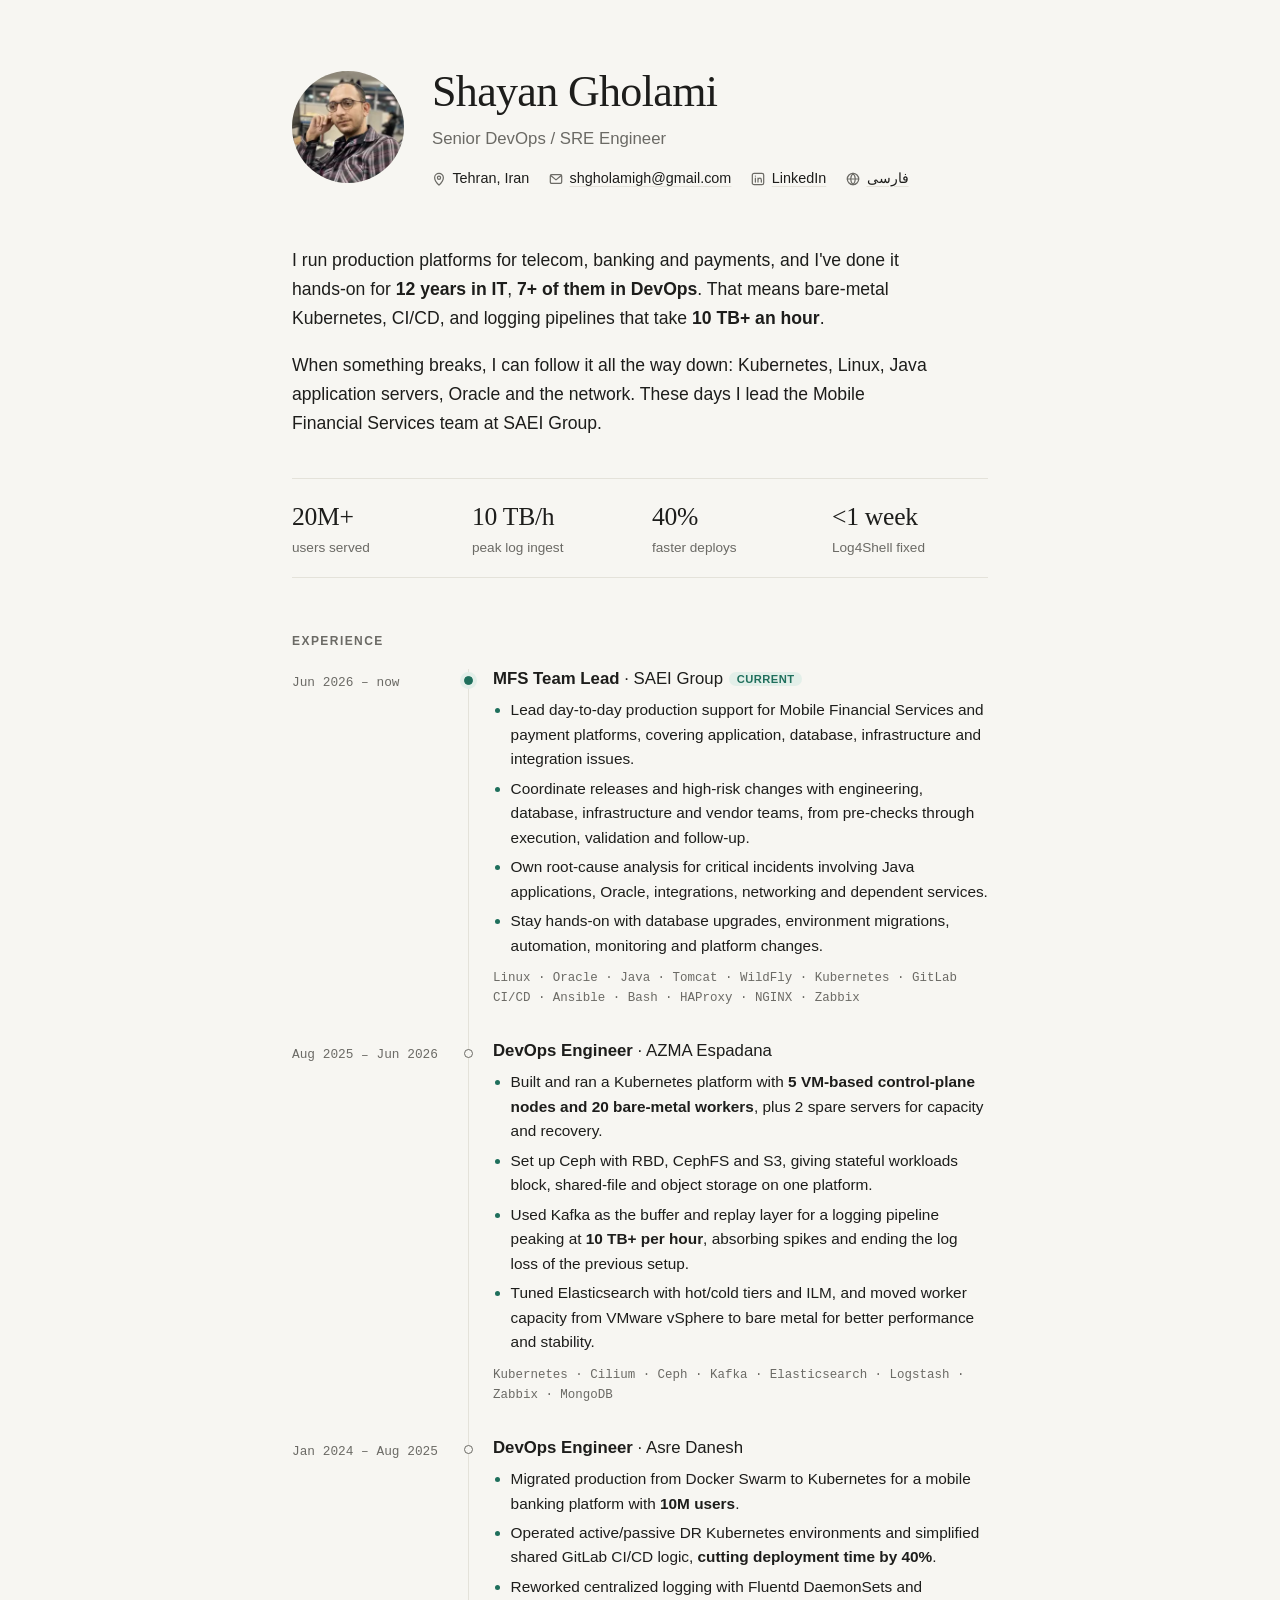
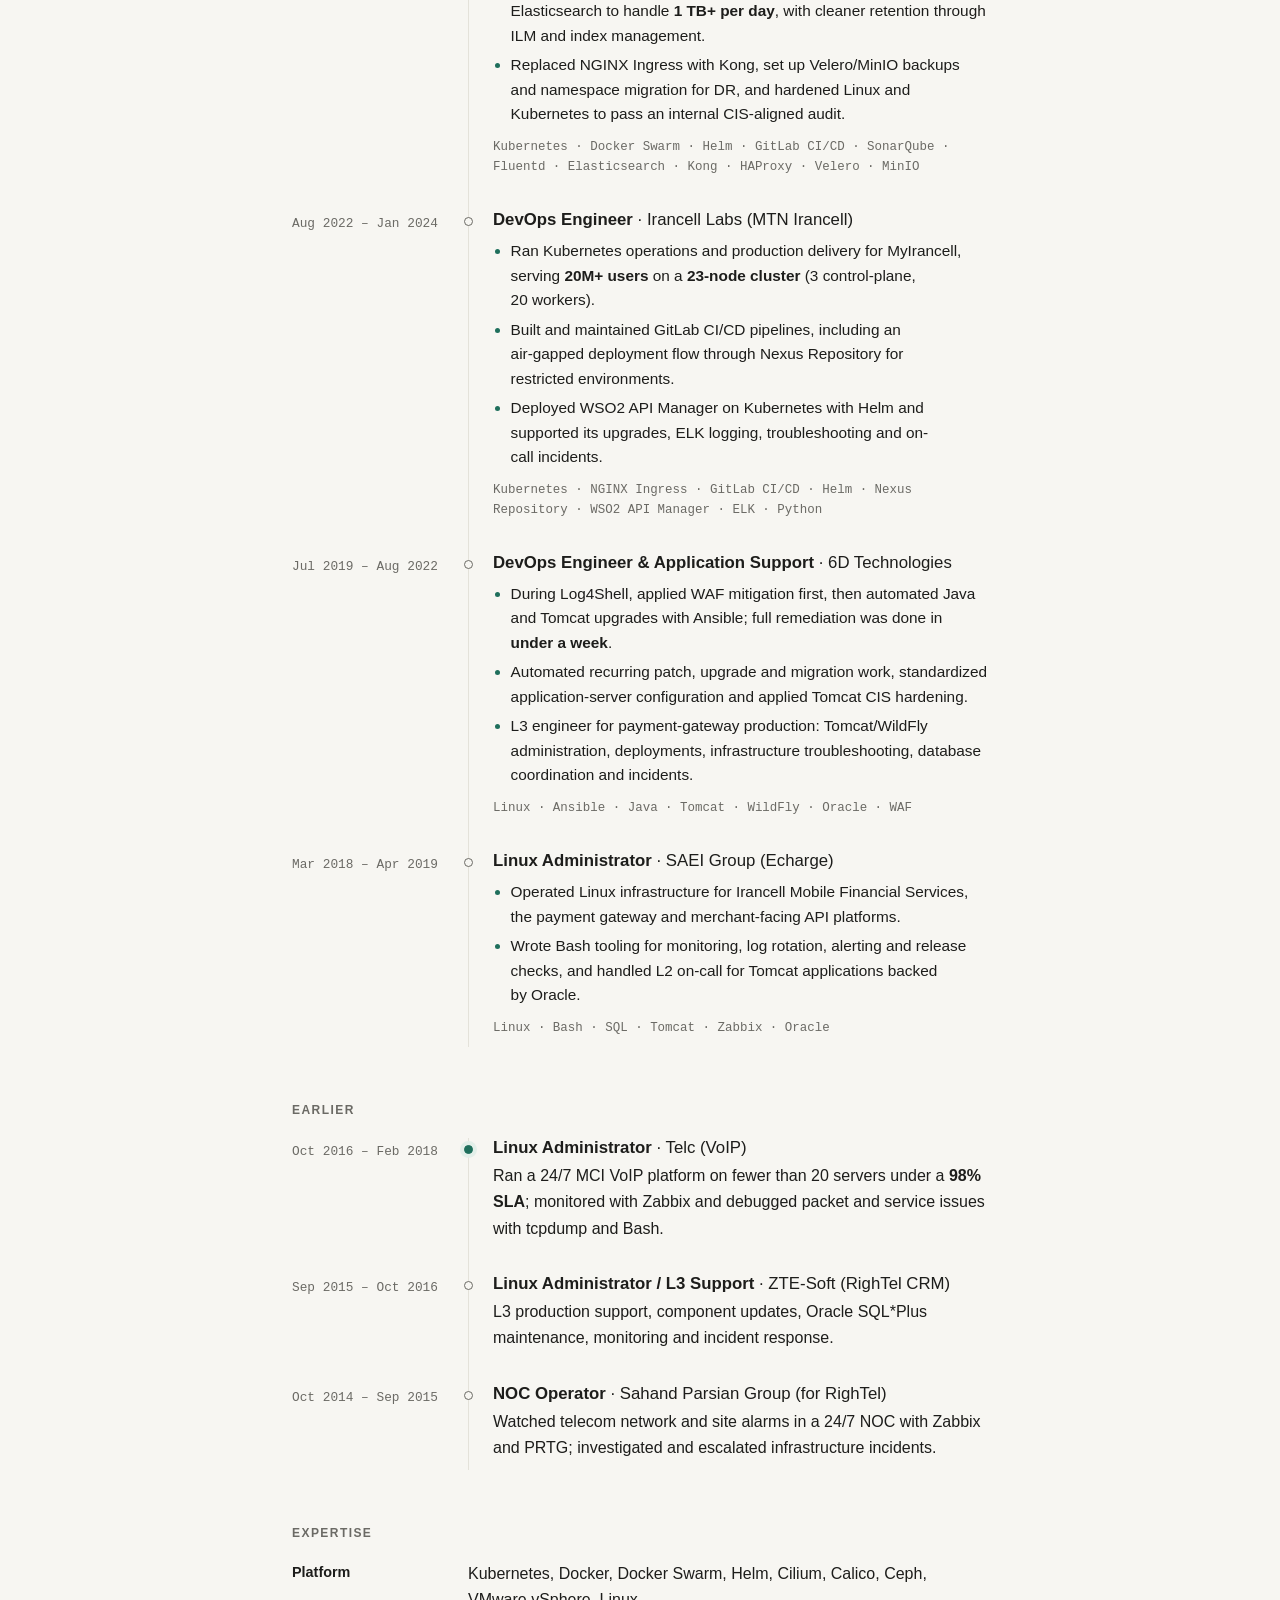
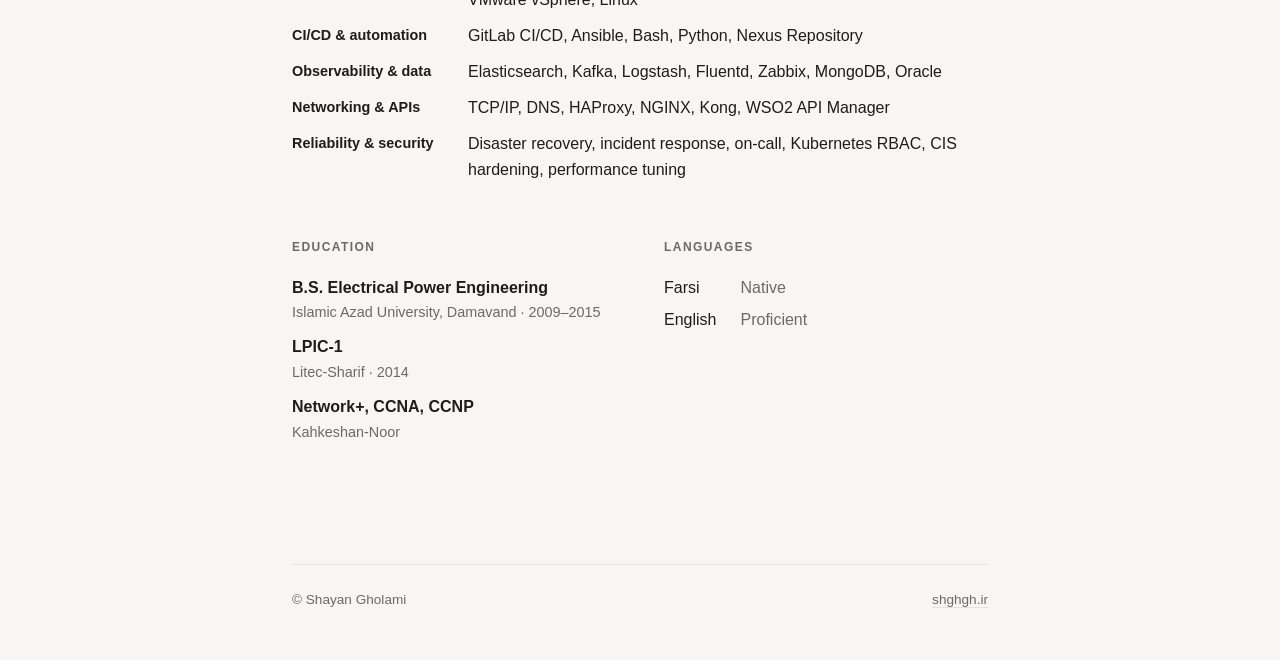
<file: index.html>
<!doctype html>
<html lang="en">
<head>
  <meta charset="utf-8">
  <meta name="viewport" content="width=device-width, initial-scale=1">
  <title>Shayan Gholami · Senior DevOps / SRE Engineer</title>
  <meta name="description" content="Shayan Gholami: senior DevOps / SRE engineer in Tehran. Kubernetes, CI/CD, observability and production operations for telecom, banking and payment platforms.">
  <meta name="color-scheme" content="light dark">

  <meta property="og:title" content="Shayan Gholami · Senior DevOps / SRE Engineer">
  <meta property="og:description" content="Kubernetes, CI/CD, observability and production operations for telecom, banking and payment platforms.">
  <meta property="og:type" content="profile">
  <meta property="og:image" content="img/shayan.jpg">

  <link rel="icon" href="img/favicon.ico" sizes="any">
  <link rel="icon" type="image/png" sizes="32x32" href="img/favicon-32x32.png">
  <link rel="icon" type="image/png" sizes="16x16" href="img/favicon-16x16.png">
  <link rel="apple-touch-icon" href="img/apple-touch-icon.png">
  <link rel="manifest" href="img/site.webmanifest">

  <link rel="alternate" hreflang="en" href="https://cv.shghgh.ir/">
  <link rel="alternate" hreflang="fa" href="https://cv.shghgh.ir/fa/">

  <link rel="stylesheet" href="css/style.css">
</head>
<body>

  <div class="wrap">
    <main>

      <div class="intro">
        <img class="avatar" src="img/avatar.webp" width="240" height="240" alt="Portrait of Shayan Gholami" fetchpriority="high" decoding="async">
        <div>
          <h1>Shayan Gholami</h1>
          <p class="role">Senior DevOps / SRE Engineer</p>
          <ul class="contact">
            <li><svg viewBox="0 0 16 16" aria-hidden="true"><path d="M8 15s5-4.6 5-8.5a5 5 0 0 0-10 0C3 10.4 8 15 8 15Z"/><circle cx="8" cy="6.5" r="1.8"/></svg>Tehran, Iran</li>
            <li><svg viewBox="0 0 16 16" aria-hidden="true"><rect x="1.5" y="3" width="13" height="10" rx="1.5"/><path d="m2 4 6 5 6-5"/></svg><a href="mailto:shgholamigh@gmail.com">shgholamigh@gmail.com</a></li>
            <li><svg viewBox="0 0 16 16" aria-hidden="true"><rect x="1.5" y="1.5" width="13" height="13" rx="2"/><path d="M5 7v4.5M5 4.6v.1M8 11.5V7m0 2.2c0-1.3.9-2.2 2-2.2s1.8.8 1.8 2.1v2.4"/></svg><a href="https://www.linkedin.com/in/shayan-gholami-b757b8a7/">LinkedIn</a></li>
            <li><svg viewBox="0 0 16 16" aria-hidden="true"><circle cx="8" cy="8" r="6.5"/><path d="M1.5 8h13M8 1.5c-3.5 3.6-3.5 9.4 0 13M8 1.5c3.5 3.6 3.5 9.4 0 13"/></svg><a href="fa/index.html" lang="fa" hreflang="fa">فارسی</a></li>
          </ul>
        </div>
      </div>

      <div class="summary">
        <p>
          I run production platforms for telecom, banking and payments, and I've done it hands-on for
          <strong>12 years in IT</strong>, <strong>7+ of them in DevOps</strong>. That means bare-metal
          Kubernetes, CI/CD, and logging pipelines that take <strong>10&nbsp;TB+ an hour</strong>.
        </p>
        <p>
          When something breaks, I can follow it all the way down: Kubernetes, Linux, Java application
          servers, Oracle and the network. These days I lead the Mobile Financial Services team at SAEI Group.
        </p>
      </div>

      <ul class="stats" aria-label="Highlights">
        <li><strong>20M+</strong> users served</li>
        <li><strong>10&nbsp;TB/h</strong> peak log ingest</li>
        <li><strong>40%</strong> faster deploys</li>
        <li><strong>&lt;1 week</strong> Log4Shell fixed</li>
      </ul>

      <section aria-labelledby="experience">
        <h2 id="experience">Experience</h2>

        <article class="entry">
          <span class="when"><time datetime="2026-06">Jun 2026</time> – now</span>
          <div>
            <h3>MFS Team Lead <span class="org">· SAEI Group</span><span class="now">Current</span></h3>
            <ul>
              <li>Lead day-to-day production support for Mobile Financial Services and payment platforms, covering application, database, infrastructure and integration issues.</li>
              <li>Coordinate releases and high-risk changes with engineering, database, infrastructure and vendor teams, from pre-checks through execution, validation and follow-up.</li>
              <li>Own root-cause analysis for critical incidents involving Java applications, Oracle, integrations, networking and dependent services.</li>
              <li>Stay hands-on with database upgrades, environment migrations, automation, monitoring and platform changes.</li>
            </ul>
            <p class="tech">Linux · Oracle · Java · Tomcat · WildFly · Kubernetes · GitLab CI/CD · Ansible · Bash · HAProxy · NGINX · Zabbix</p>
          </div>
        </article>

        <article class="entry">
          <span class="when"><time datetime="2025-08">Aug 2025</time> – <time datetime="2026-06">Jun 2026</time></span>
          <div>
            <h3>DevOps Engineer <span class="org">· AZMA Espadana</span></h3>
            <ul>
              <li>Built and ran a Kubernetes platform with <strong>5 VM-based control-plane nodes and 20 bare-metal workers</strong>, plus 2 spare servers for capacity and recovery.</li>
              <li>Set up Ceph with RBD, CephFS and S3, giving stateful workloads block, shared-file and object storage on one platform.</li>
              <li>Used Kafka as the buffer and replay layer for a logging pipeline peaking at <strong>10&nbsp;TB+ per hour</strong>, absorbing spikes and ending the log loss of the previous setup.</li>
              <li>Tuned Elasticsearch with hot/cold tiers and ILM, and moved worker capacity from VMware vSphere to bare metal for better performance and stability.</li>
            </ul>
            <p class="tech">Kubernetes · Cilium · Ceph · Kafka · Elasticsearch · Logstash · Zabbix · MongoDB</p>
          </div>
        </article>

        <article class="entry">
          <span class="when"><time datetime="2024-01">Jan 2024</time> – <time datetime="2025-08">Aug 2025</time></span>
          <div>
            <h3>DevOps Engineer <span class="org">· Asre Danesh</span></h3>
            <ul>
              <li>Migrated production from Docker Swarm to Kubernetes for a mobile banking platform with <strong>10M users</strong>.</li>
              <li>Operated active/passive DR Kubernetes environments and simplified shared GitLab CI/CD logic, <strong>cutting deployment time by 40%</strong>.</li>
              <li>Reworked centralized logging with Fluentd DaemonSets and Elasticsearch to handle <strong>1&nbsp;TB+ per day</strong>, with cleaner retention through ILM and index management.</li>
              <li>Replaced NGINX Ingress with Kong, set up Velero/MinIO backups and namespace migration for DR, and hardened Linux and Kubernetes to pass an internal CIS-aligned audit.</li>
            </ul>
            <p class="tech">Kubernetes · Docker Swarm · Helm · GitLab CI/CD · SonarQube · Fluentd · Elasticsearch · Kong · HAProxy · Velero · MinIO</p>
          </div>
        </article>

        <article class="entry">
          <span class="when"><time datetime="2022-08">Aug 2022</time> – <time datetime="2024-01">Jan 2024</time></span>
          <div>
            <h3>DevOps Engineer <span class="org">· Irancell Labs (MTN Irancell)</span></h3>
            <ul>
              <li>Ran Kubernetes operations and production delivery for MyIrancell, serving <strong>20M+ users</strong> on a <strong>23-node cluster</strong> (3 control-plane, 20 workers).</li>
              <li>Built and maintained GitLab CI/CD pipelines, including an air-gapped deployment flow through Nexus Repository for restricted environments.</li>
              <li>Deployed WSO2 API Manager on Kubernetes with Helm and supported its upgrades, ELK logging, troubleshooting and on-call incidents.</li>
            </ul>
            <p class="tech">Kubernetes · NGINX Ingress · GitLab CI/CD · Helm · Nexus Repository · WSO2 API Manager · ELK · Python</p>
          </div>
        </article>

        <article class="entry">
          <span class="when"><time datetime="2019-07">Jul 2019</time> – <time datetime="2022-08">Aug 2022</time></span>
          <div>
            <h3>DevOps Engineer &amp; Application Support <span class="org">· 6D Technologies</span></h3>
            <ul>
              <li>During Log4Shell, applied WAF mitigation first, then automated Java and Tomcat upgrades with Ansible; full remediation was done in <strong>under a week</strong>.</li>
              <li>Automated recurring patch, upgrade and migration work, standardized application-server configuration and applied Tomcat CIS hardening.</li>
              <li>L3 engineer for payment-gateway production: Tomcat/WildFly administration, deployments, infrastructure troubleshooting, database coordination and incidents.</li>
            </ul>
            <p class="tech">Linux · Ansible · Java · Tomcat · WildFly · Oracle · WAF</p>
          </div>
        </article>

        <article class="entry">
          <span class="when"><time datetime="2018-03">Mar 2018</time> – <time datetime="2019-04">Apr 2019</time></span>
          <div>
            <h3>Linux Administrator <span class="org">· SAEI Group (Echarge)</span></h3>
            <ul>
              <li>Operated Linux infrastructure for Irancell Mobile Financial Services, the payment gateway and merchant-facing API platforms.</li>
              <li>Wrote Bash tooling for monitoring, log rotation, alerting and release checks, and handled L2 on-call for Tomcat applications backed by Oracle.</li>
            </ul>
            <p class="tech">Linux · Bash · SQL · Tomcat · Zabbix · Oracle</p>
          </div>
        </article>
      </section>

      <section aria-labelledby="earlier">
        <h2 id="earlier">Earlier</h2>

        <article class="entry">
          <span class="when"><time datetime="2016-10">Oct 2016</time> – <time datetime="2018-02">Feb 2018</time></span>
          <div>
            <h3>Linux Administrator <span class="org">· Telc (VoIP)</span></h3>
            <p>Ran a 24/7 MCI VoIP platform on fewer than 20 servers under a <strong>98% SLA</strong>; monitored with Zabbix and debugged packet and service issues with tcpdump and Bash.</p>
          </div>
        </article>

        <article class="entry">
          <span class="when"><time datetime="2015-09">Sep 2015</time> – <time datetime="2016-10">Oct 2016</time></span>
          <div>
            <h3>Linux Administrator / L3 Support <span class="org">· ZTE-Soft (RighTel CRM)</span></h3>
            <p>L3 production support, component updates, Oracle SQL*Plus maintenance, monitoring and incident response.</p>
          </div>
        </article>

        <article class="entry">
          <span class="when"><time datetime="2014-10">Oct 2014</time> – <time datetime="2015-09">Sep 2015</time></span>
          <div>
            <h3>NOC Operator <span class="org">· Sahand Parsian Group (for RighTel)</span></h3>
            <p>Watched telecom network and site alarms in a 24/7 NOC with Zabbix and PRTG; investigated and escalated infrastructure incidents.</p>
          </div>
        </article>
      </section>

      <section aria-labelledby="expertise">
        <h2 id="expertise">Expertise</h2>
        <dl class="skills">
          <dt>Platform</dt>
          <dd>Kubernetes, Docker, Docker Swarm, Helm, Cilium, Calico, Ceph, VMware vSphere, Linux</dd>
          <dt>CI/CD &amp; automation</dt>
          <dd>GitLab CI/CD, Ansible, Bash, Python, Nexus Repository</dd>
          <dt>Observability &amp; data</dt>
          <dd>Elasticsearch, Kafka, Logstash, Fluentd, Zabbix, MongoDB, Oracle</dd>
          <dt>Networking &amp; APIs</dt>
          <dd>TCP/IP, DNS, HAProxy, NGINX, Kong, WSO2 API Manager</dd>
          <dt>Reliability &amp; security</dt>
          <dd>Disaster recovery, incident response, on-call, Kubernetes RBAC, CIS hardening, performance tuning</dd>
        </dl>
      </section>

      <div class="columns">
        <section aria-labelledby="education">
          <h2 id="education">Education</h2>
          <dl class="stack">
            <dt>B.S. Electrical Power Engineering</dt>
            <dd>Islamic Azad University, Damavand · 2009&#8288;–&#8288;2015</dd>
            <dt>LPIC-1</dt>
            <dd>Litec-Sharif · 2014</dd>
            <dt>Network+, CCNA, CCNP</dt>
            <dd>Kahkeshan-Noor</dd>
          </dl>
        </section>

        <section aria-labelledby="languages">
          <h2 id="languages">Languages</h2>
          <dl class="pairs">
            <dt>Farsi</dt><dd>Native</dd>
            <dt>English</dt><dd>Proficient</dd>
          </dl>
        </section>
      </div>

    </main>

    <footer class="site-footer">
      <span>© Shayan Gholami</span>
      <!-- Uncomment once the first post is live:
      <a href="blog/index.html">Writing</a>
      -->
      <a href="https://shghgh.ir/">shghgh.ir</a>
    </footer>
  </div>

</body>
</html>
</file>
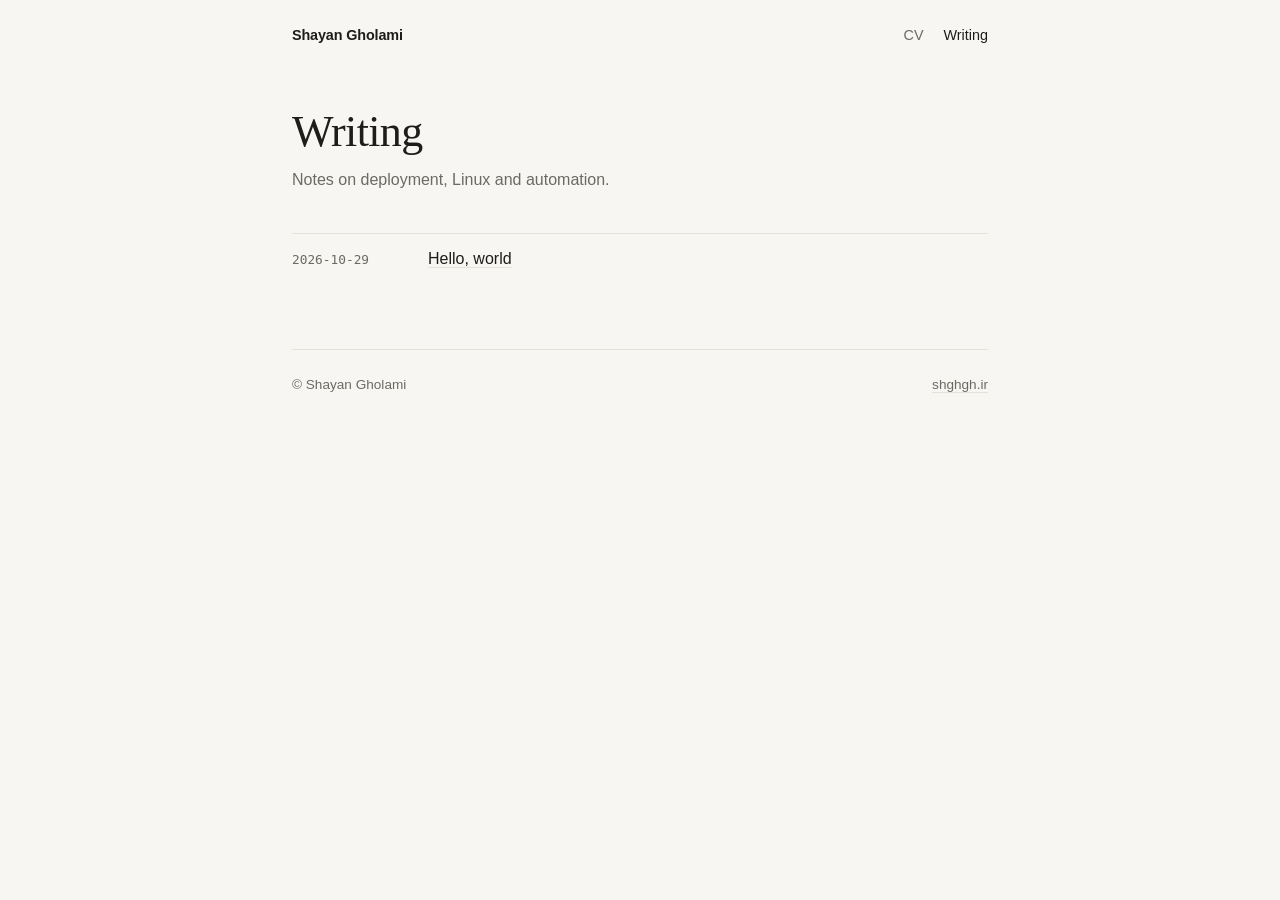
<file: blog/index.html>
<!doctype html>
<html lang="en">
<head>
  <meta charset="utf-8">
  <meta name="viewport" content="width=device-width, initial-scale=1">
  <title>Writing · Shayan Gholami</title>
  <meta name="description" content="Notes on deployment, Linux and automation.">
  <meta name="color-scheme" content="light dark">
  <link rel="icon" href="../img/favicon.ico" sizes="any">
  <link rel="stylesheet" href="../css/style.css">
</head>
<body>

  <div class="wrap">
    <header class="site-header">
      <a class="home" href="../index.html">Shayan Gholami</a>
      <nav class="site-nav" aria-label="Main">
        <a href="../index.html">CV</a>
        <a href="index.html" aria-current="page">Writing</a>
      </nav>
    </header>

    <main>
      <h1>Writing</h1>
      <p class="muted" style="margin: 0.5rem 0 2.5rem">Notes on deployment, Linux and automation.</p>

      <!-- Newest first. Copy one <li> per post. -->
      <ul class="post-list">
        <li>
          <time datetime="2026-10-29">2026-10-29</time>
          <a href="hello-world.html">Hello, world</a>
        </li>
      </ul>
    </main>

    <footer class="site-footer">
      <span>© Shayan Gholami</span>
      <a href="https://shghgh.ir/">shghgh.ir</a>
    </footer>
  </div>

</body>
</html>
</file>
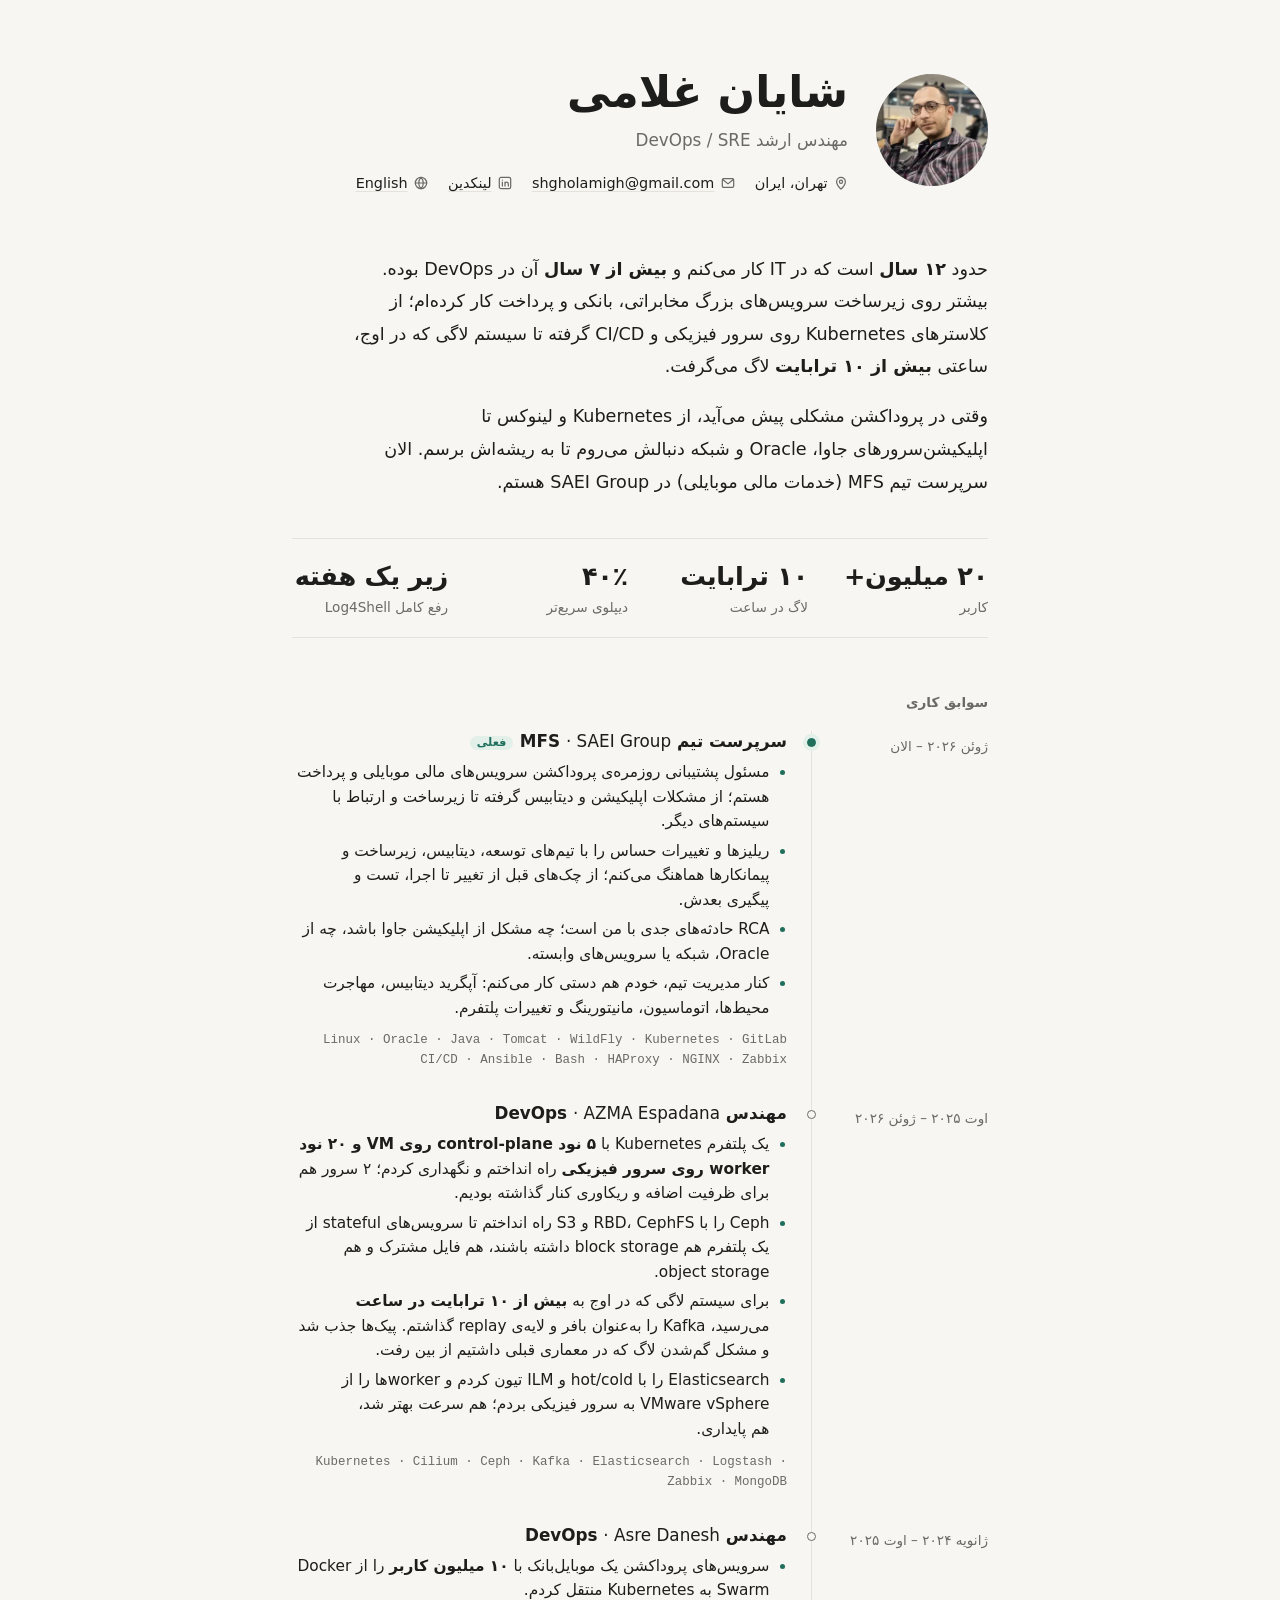
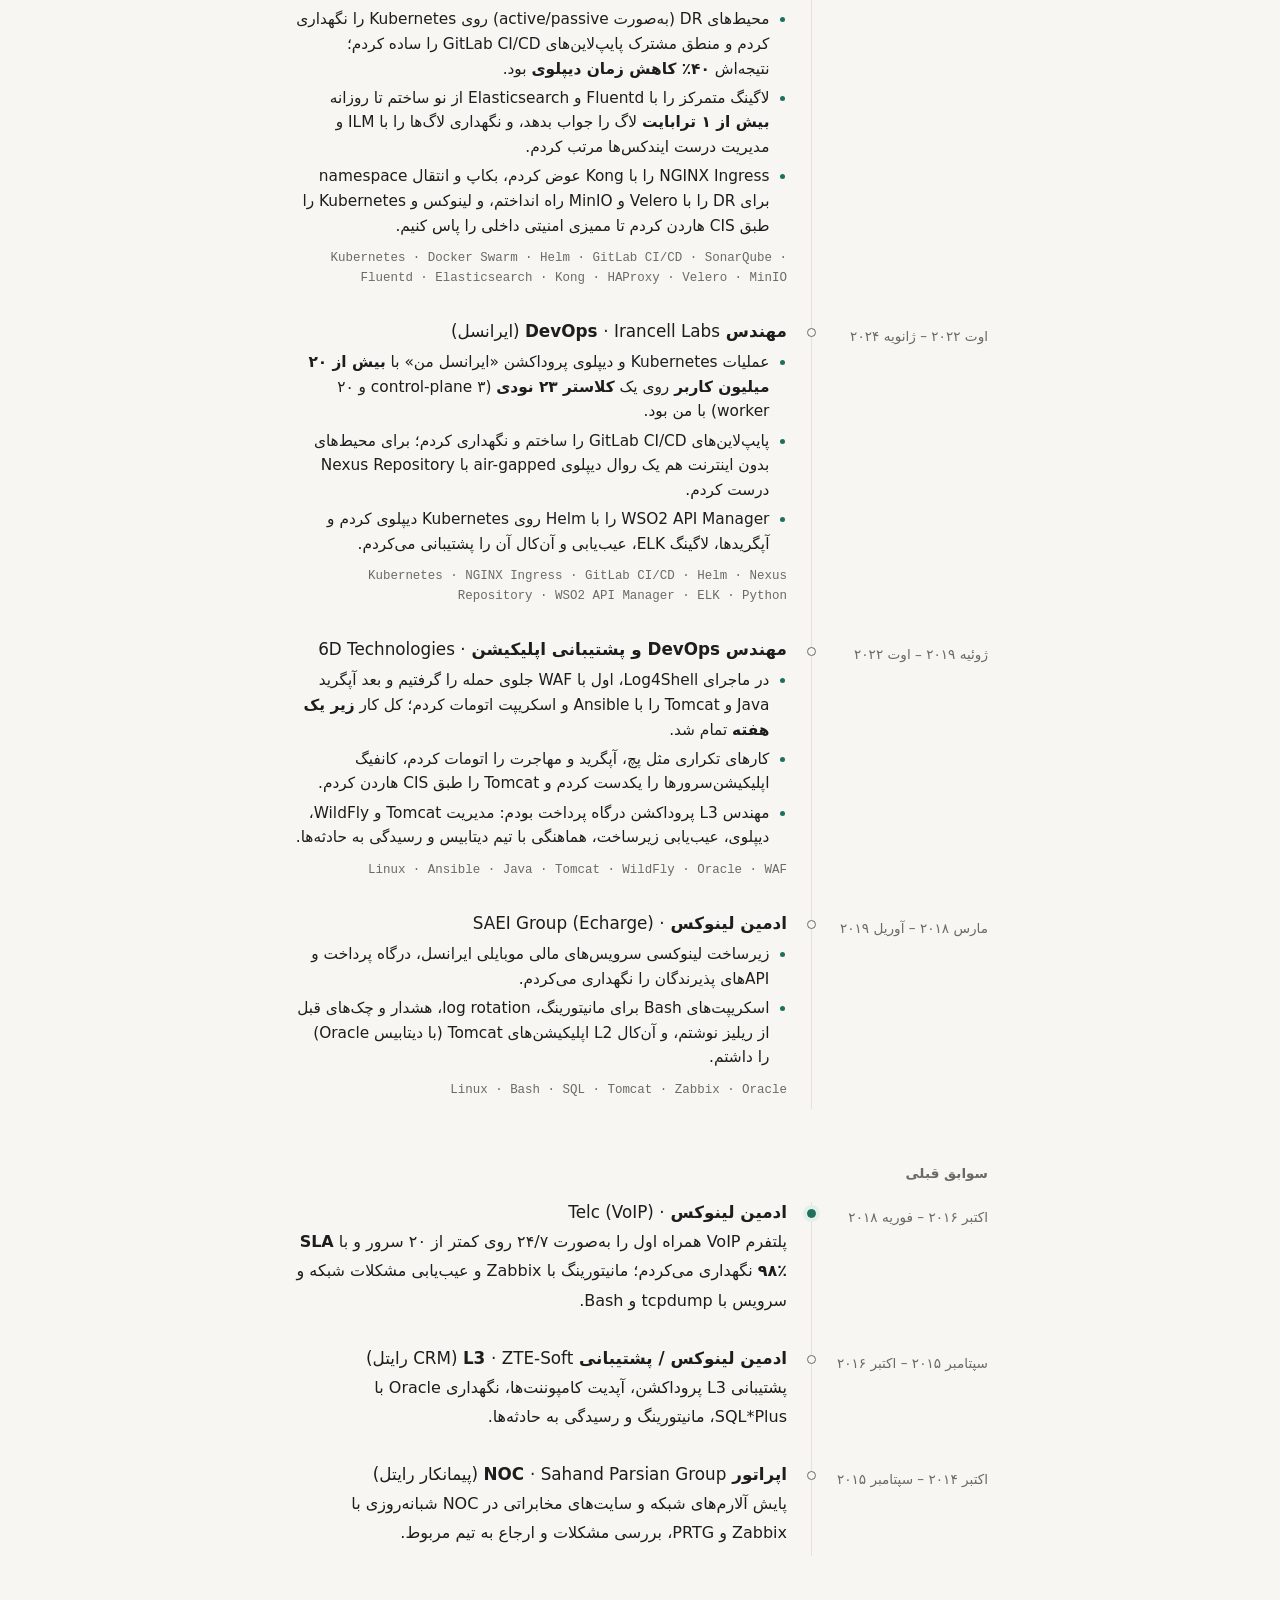
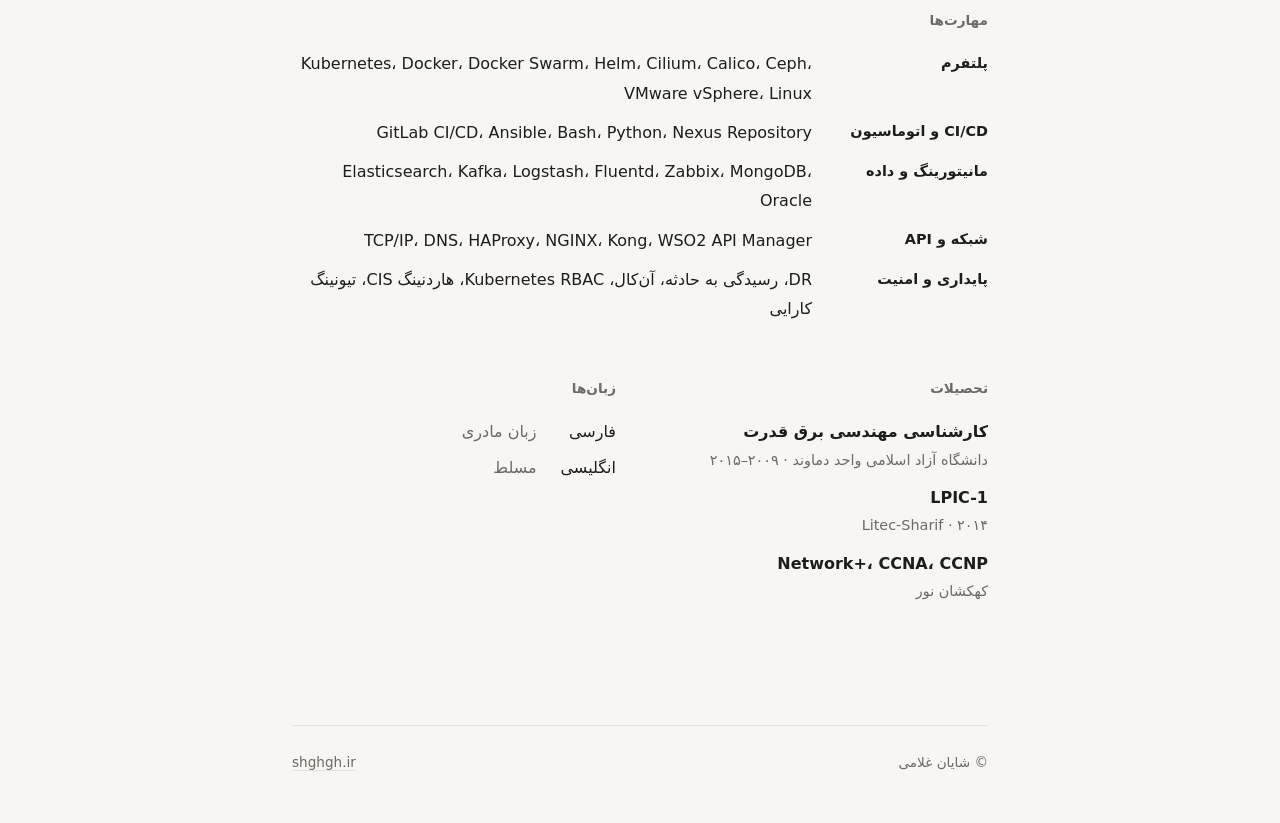
<file: fa/index.html>
<!doctype html>
<html lang="fa" dir="rtl">
<head>
  <meta charset="utf-8">
  <meta name="viewport" content="width=device-width, initial-scale=1">
  <title>شایان غلامی · مهندس ارشد DevOps / SRE</title>
  <meta name="description" content="شایان غلامی، مهندس ارشد DevOps / SRE در تهران. Kubernetes، CI/CD، مانیتورینگ و عملیات پروداکشن برای پلتفرم‌های مخابرات، بانکداری و پرداخت.">
  <meta name="color-scheme" content="light dark">

  <meta property="og:title" content="شایان غلامی · مهندس ارشد DevOps / SRE">
  <meta property="og:description" content="Kubernetes، CI/CD، مانیتورینگ و عملیات پروداکشن برای پلتفرم‌های مخابرات، بانکداری و پرداخت.">
  <meta property="og:type" content="profile">
  <meta property="og:locale" content="fa_IR">
  <meta property="og:image" content="../img/shayan.jpg">

  <link rel="icon" href="../img/favicon.ico" sizes="any">
  <link rel="icon" type="image/png" sizes="32x32" href="../img/favicon-32x32.png">
  <link rel="icon" type="image/png" sizes="16x16" href="../img/favicon-16x16.png">
  <link rel="apple-touch-icon" href="../img/apple-touch-icon.png">
  <link rel="manifest" href="../img/site.webmanifest">

  <link rel="alternate" hreflang="en" href="https://cv.shghgh.ir/">
  <link rel="alternate" hreflang="fa" href="https://cv.shghgh.ir/fa/">

  <link rel="stylesheet" href="../css/style.css">
</head>
<body>

  <div class="wrap">
    <main>

      <div class="intro">
        <img class="avatar" src="../img/avatar.webp" width="240" height="240" alt="تصویر شایان غلامی" fetchpriority="high" decoding="async">
        <div>
          <h1>شایان غلامی</h1>
          <p class="role">مهندس ارشد DevOps / SRE</p>
          <ul class="contact">
            <li><svg viewBox="0 0 16 16" aria-hidden="true"><path d="M8 15s5-4.6 5-8.5a5 5 0 0 0-10 0C3 10.4 8 15 8 15Z"/><circle cx="8" cy="6.5" r="1.8"/></svg>تهران، ایران</li>
            <li><svg viewBox="0 0 16 16" aria-hidden="true"><rect x="1.5" y="3" width="13" height="10" rx="1.5"/><path d="m2 4 6 5 6-5"/></svg><a href="mailto:shgholamigh@gmail.com" dir="ltr">shgholamigh@gmail.com</a></li>
            <li><svg viewBox="0 0 16 16" aria-hidden="true"><rect x="1.5" y="1.5" width="13" height="13" rx="2"/><path d="M5 7v4.5M5 4.6v.1M8 11.5V7m0 2.2c0-1.3.9-2.2 2-2.2s1.8.8 1.8 2.1v2.4"/></svg><a href="https://www.linkedin.com/in/shayan-gholami-b757b8a7/">لینکدین</a></li>
            <li><svg viewBox="0 0 16 16" aria-hidden="true"><circle cx="8" cy="8" r="6.5"/><path d="M1.5 8h13M8 1.5c-3.5 3.6-3.5 9.4 0 13M8 1.5c3.5 3.6 3.5 9.4 0 13"/></svg><a href="../index.html" lang="en" hreflang="en">English</a></li>
          </ul>
        </div>
      </div>

      <div class="summary">
        <p>
          حدود <strong>۱۲ سال</strong> است که در IT کار می‌کنم و <strong>بیش از ۷ سال</strong> آن در DevOps بوده.
          بیشتر روی زیرساخت سرویس‌های بزرگ مخابراتی، بانکی و پرداخت کار کرده‌ام؛ از کلاسترهای Kubernetes روی
          سرور فیزیکی و CI/CD گرفته تا سیستم لاگی که در اوج، ساعتی <strong>بیش از ۱۰ ترابایت</strong> لاگ می‌گرفت.
        </p>
        <p>
          وقتی در پروداکشن مشکلی پیش می‌آید، از Kubernetes و لینوکس تا اپلیکیشن‌سرورهای جاوا، Oracle و شبکه
          دنبالش می‌روم تا به ریشه‌اش برسم. الان سرپرست تیم MFS (خدمات مالی موبایلی) در SAEI Group هستم.
        </p>
      </div>

      <ul class="stats" aria-label="خلاصه">
        <li><strong>۲۰ میلیون+</strong> کاربر</li>
        <li><strong>۱۰ ترابایت</strong> لاگ در ساعت</li>
        <li><strong>۴۰٪</strong> دیپلوی سریع‌تر</li>
        <li><strong>زیر یک هفته</strong> رفع کامل Log4Shell</li>
      </ul>

      <section aria-labelledby="experience">
        <h2 id="experience">سوابق کاری</h2>

        <article class="entry">
          <span class="when"><time datetime="2026-06">ژوئن ۲۰۲۶</time> – الان</span>
          <div>
            <h3>سرپرست تیم MFS <span class="org">· SAEI Group</span><span class="now">فعلی</span></h3>
            <ul>
              <li>مسئول پشتیبانی روزمره‌ی پروداکشن سرویس‌های مالی موبایلی و پرداخت هستم؛ از مشکلات اپلیکیشن و دیتابیس گرفته تا زیرساخت و ارتباط با سیستم‌های دیگر.</li>
              <li>ریلیزها و تغییرات حساس را با تیم‌های توسعه، دیتابیس، زیرساخت و پیمانکارها هماهنگ می‌کنم؛ از چک‌های قبل از تغییر تا اجرا، تست و پیگیری بعدش.</li>
              <li>RCA حادثه‌های جدی با من است؛ چه مشکل از اپلیکیشن جاوا باشد، چه از Oracle، شبکه یا سرویس‌های وابسته.</li>
              <li>کنار مدیریت تیم، خودم هم دستی کار می‌کنم: آپگرید دیتابیس، مهاجرت محیط‌ها، اتوماسیون، مانیتورینگ و تغییرات پلتفرم.</li>
            </ul>
            <p class="tech" dir="ltr">Linux · Oracle · Java · Tomcat · WildFly · Kubernetes · GitLab CI/CD · Ansible · Bash · HAProxy · NGINX · Zabbix</p>
          </div>
        </article>

        <article class="entry">
          <span class="when"><time datetime="2025-08">اوت ۲۰۲۵</time> – <time datetime="2026-06">ژوئن ۲۰۲۶</time></span>
          <div>
            <h3>مهندس DevOps <span class="org">· AZMA Espadana</span></h3>
            <ul>
              <li>یک پلتفرم Kubernetes با <strong>۵ نود control-plane روی VM و ۲۰ نود worker روی سرور فیزیکی</strong> راه انداختم و نگهداری کردم؛ ۲ سرور هم برای ظرفیت اضافه و ریکاوری کنار گذاشته بودیم.</li>
              <li>Ceph را با RBD، CephFS و S3 راه انداختم تا سرویس‌های stateful از یک پلتفرم هم block storage داشته باشند، هم فایل مشترک و هم object storage.</li>
              <li>برای سیستم لاگی که در اوج به <strong>بیش از ۱۰ ترابایت در ساعت</strong> می‌رسید، Kafka را به‌عنوان بافر و لایه‌ی replay گذاشتم. پیک‌ها جذب شد و مشکل گم‌شدن لاگ که در معماری قبلی داشتیم از بین رفت.</li>
              <li>Elasticsearch را با hot/cold و ILM تیون کردم و workerها را از VMware vSphere به سرور فیزیکی بردم؛ هم سرعت بهتر شد، هم پایداری.</li>
            </ul>
            <p class="tech" dir="ltr">Kubernetes · Cilium · Ceph · Kafka · Elasticsearch · Logstash · Zabbix · MongoDB</p>
          </div>
        </article>

        <article class="entry">
          <span class="when"><time datetime="2024-01">ژانویه ۲۰۲۴</time> – <time datetime="2025-08">اوت ۲۰۲۵</time></span>
          <div>
            <h3>مهندس DevOps <span class="org">· Asre Danesh</span></h3>
            <ul>
              <li>سرویس‌های پروداکشن یک موبایل‌بانک با <strong>۱۰ میلیون کاربر</strong> را از Docker Swarm به Kubernetes منتقل کردم.</li>
              <li>محیط‌های DR (به‌صورت active/passive) روی Kubernetes را نگهداری کردم و منطق مشترک پایپ‌لاین‌های GitLab CI/CD را ساده کردم؛ نتیجه‌اش <strong>۴۰٪ کاهش زمان دیپلوی</strong> بود.</li>
              <li>لاگینگ متمرکز را با Fluentd و Elasticsearch از نو ساختم تا روزانه <strong>بیش از ۱ ترابایت</strong> لاگ را جواب بدهد، و نگهداری لاگ‌ها را با ILM و مدیریت درست ایندکس‌ها مرتب کردم.</li>
              <li>NGINX Ingress را با Kong عوض کردم، بکاپ و انتقال namespace برای DR را با Velero و MinIO راه انداختم، و لینوکس و Kubernetes را طبق CIS هاردن کردم تا ممیزی امنیتی داخلی را پاس کنیم.</li>
            </ul>
            <p class="tech" dir="ltr">Kubernetes · Docker Swarm · Helm · GitLab CI/CD · SonarQube · Fluentd · Elasticsearch · Kong · HAProxy · Velero · MinIO</p>
          </div>
        </article>

        <article class="entry">
          <span class="when"><time datetime="2022-08">اوت ۲۰۲۲</time> – <time datetime="2024-01">ژانویه ۲۰۲۴</time></span>
          <div>
            <h3>مهندس DevOps <span class="org">· Irancell Labs (ایرانسل)</span></h3>
            <ul>
              <li>عملیات Kubernetes و دیپلوی پروداکشن «ایرانسل من» با <strong>بیش از ۲۰ میلیون کاربر</strong> روی یک <strong>کلاستر ۲۳ نودی</strong> (۳ control-plane و ۲۰ worker) با من بود.</li>
              <li>پایپ‌لاین‌های GitLab CI/CD را ساختم و نگهداری کردم؛ برای محیط‌های بدون اینترنت هم یک روال دیپلوی air-gapped با Nexus Repository درست کردم.</li>
              <li>WSO2 API Manager را با Helm روی Kubernetes دیپلوی کردم و آپگریدها، لاگینگ ELK، عیب‌یابی و آن‌کال آن را پشتیبانی می‌کردم.</li>
            </ul>
            <p class="tech" dir="ltr">Kubernetes · NGINX Ingress · GitLab CI/CD · Helm · Nexus Repository · WSO2 API Manager · ELK · Python</p>
          </div>
        </article>

        <article class="entry">
          <span class="when"><time datetime="2019-07">ژوئیه ۲۰۱۹</time> – <time datetime="2022-08">اوت ۲۰۲۲</time></span>
          <div>
            <h3>مهندس DevOps و پشتیبانی اپلیکیشن <span class="org">· 6D Technologies</span></h3>
            <ul>
              <li>در ماجرای Log4Shell، اول با WAF جلوی حمله را گرفتیم و بعد آپگرید Java و Tomcat را با Ansible و اسکریپت اتومات کردم؛ کل کار <strong>زیر یک هفته</strong> تمام شد.</li>
              <li>کارهای تکراری مثل پچ، آپگرید و مهاجرت را اتومات کردم، کانفیگ اپلیکیشن‌سرورها را یکدست کردم و Tomcat را طبق CIS هاردن کردم.</li>
              <li>مهندس L3 پروداکشن درگاه پرداخت بودم: مدیریت Tomcat و WildFly، دیپلوی، عیب‌یابی زیرساخت، هماهنگی با تیم دیتابیس و رسیدگی به حادثه‌ها.</li>
            </ul>
            <p class="tech" dir="ltr">Linux · Ansible · Java · Tomcat · WildFly · Oracle · WAF</p>
          </div>
        </article>

        <article class="entry">
          <span class="when"><time datetime="2018-03">مارس ۲۰۱۸</time> – <time datetime="2019-04">آوریل ۲۰۱۹</time></span>
          <div>
            <h3>ادمین لینوکس <span class="org">· SAEI Group (Echarge)</span></h3>
            <ul>
              <li>زیرساخت لینوکسی سرویس‌های مالی موبایلی ایرانسل، درگاه پرداخت و APIهای پذیرندگان را نگهداری می‌کردم.</li>
              <li>اسکریپت‌های Bash برای مانیتورینگ، log rotation، هشدار و چک‌های قبل از ریلیز نوشتم، و آن‌کال L2 اپلیکیشن‌های Tomcat (با دیتابیس Oracle) را داشتم.</li>
            </ul>
            <p class="tech" dir="ltr">Linux · Bash · SQL · Tomcat · Zabbix · Oracle</p>
          </div>
        </article>
      </section>

      <section aria-labelledby="earlier">
        <h2 id="earlier">سوابق قبلی</h2>

        <article class="entry">
          <span class="when"><time datetime="2016-10">اکتبر ۲۰۱۶</time> – <time datetime="2018-02">فوریه ۲۰۱۸</time></span>
          <div>
            <h3>ادمین لینوکس <span class="org">· Telc (VoIP)</span></h3>
            <p>پلتفرم VoIP همراه اول را به‌صورت ۲۴/۷ روی کمتر از ۲۰ سرور و با <strong>SLA ۹۸٪</strong> نگهداری می‌کردم؛ مانیتورینگ با Zabbix و عیب‌یابی مشکلات شبکه و سرویس با tcpdump و Bash.</p>
          </div>
        </article>

        <article class="entry">
          <span class="when"><time datetime="2015-09">سپتامبر ۲۰۱۵</time> – <time datetime="2016-10">اکتبر ۲۰۱۶</time></span>
          <div>
            <h3>ادمین لینوکس / پشتیبانی L3 <span class="org">· ZTE-Soft (CRM رایتل)</span></h3>
            <p>پشتیبانی L3 پروداکشن، آپدیت کامپوننت‌ها، نگهداری Oracle با SQL*Plus، مانیتورینگ و رسیدگی به حادثه‌ها.</p>
          </div>
        </article>

        <article class="entry">
          <span class="when"><time datetime="2014-10">اکتبر ۲۰۱۴</time> – <time datetime="2015-09">سپتامبر ۲۰۱۵</time></span>
          <div>
            <h3>اپراتور NOC <span class="org">· Sahand Parsian Group (پیمانکار رایتل)</span></h3>
            <p>پایش آلارم‌های شبکه و سایت‌های مخابراتی در NOC شبانه‌روزی با Zabbix و PRTG، بررسی مشکلات و ارجاع به تیم مربوط.</p>
          </div>
        </article>
      </section>

      <section aria-labelledby="expertise">
        <h2 id="expertise">مهارت‌ها</h2>
        <dl class="skills">
          <dt>پلتفرم</dt>
          <dd>Kubernetes، Docker، Docker Swarm، Helm، Cilium، Calico، Ceph، VMware vSphere، Linux</dd>
          <dt>CI/CD و اتوماسیون</dt>
          <dd>GitLab CI/CD، Ansible، Bash، Python، Nexus Repository</dd>
          <dt>مانیتورینگ و داده</dt>
          <dd>Elasticsearch، Kafka، Logstash، Fluentd، Zabbix، MongoDB، Oracle</dd>
          <dt>شبکه و API</dt>
          <dd>TCP/IP، DNS، HAProxy، NGINX، Kong، WSO2 API Manager</dd>
          <dt>پایداری و امنیت</dt>
          <dd>DR، رسیدگی به حادثه، آن‌کال، Kubernetes RBAC، هاردنینگ CIS، تیونینگ کارایی</dd>
        </dl>
      </section>

      <div class="columns">
        <section aria-labelledby="education">
          <h2 id="education">تحصیلات</h2>
          <dl class="stack">
            <dt>کارشناسی مهندسی برق قدرت</dt>
            <dd>دانشگاه آزاد اسلامی واحد دماوند · ۲۰۰۹&#8288;–&#8288;۲۰۱۵</dd>
            <dt>LPIC-1</dt>
            <dd>Litec-Sharif · ۲۰۱۴</dd>
            <dt>Network+، CCNA، CCNP</dt>
            <dd>کهکشان نور</dd>
          </dl>
        </section>

        <section aria-labelledby="languages">
          <h2 id="languages">زبان‌ها</h2>
          <dl class="pairs">
            <dt>فارسی</dt><dd>زبان مادری</dd>
            <dt>انگلیسی</dt><dd>مسلط</dd>
          </dl>
        </section>
      </div>

    </main>

    <footer class="site-footer">
      <span>© شایان غلامی</span>
      <a href="https://shghgh.ir/" dir="ltr">shghgh.ir</a>
    </footer>
  </div>

</body>
</html>
</file>
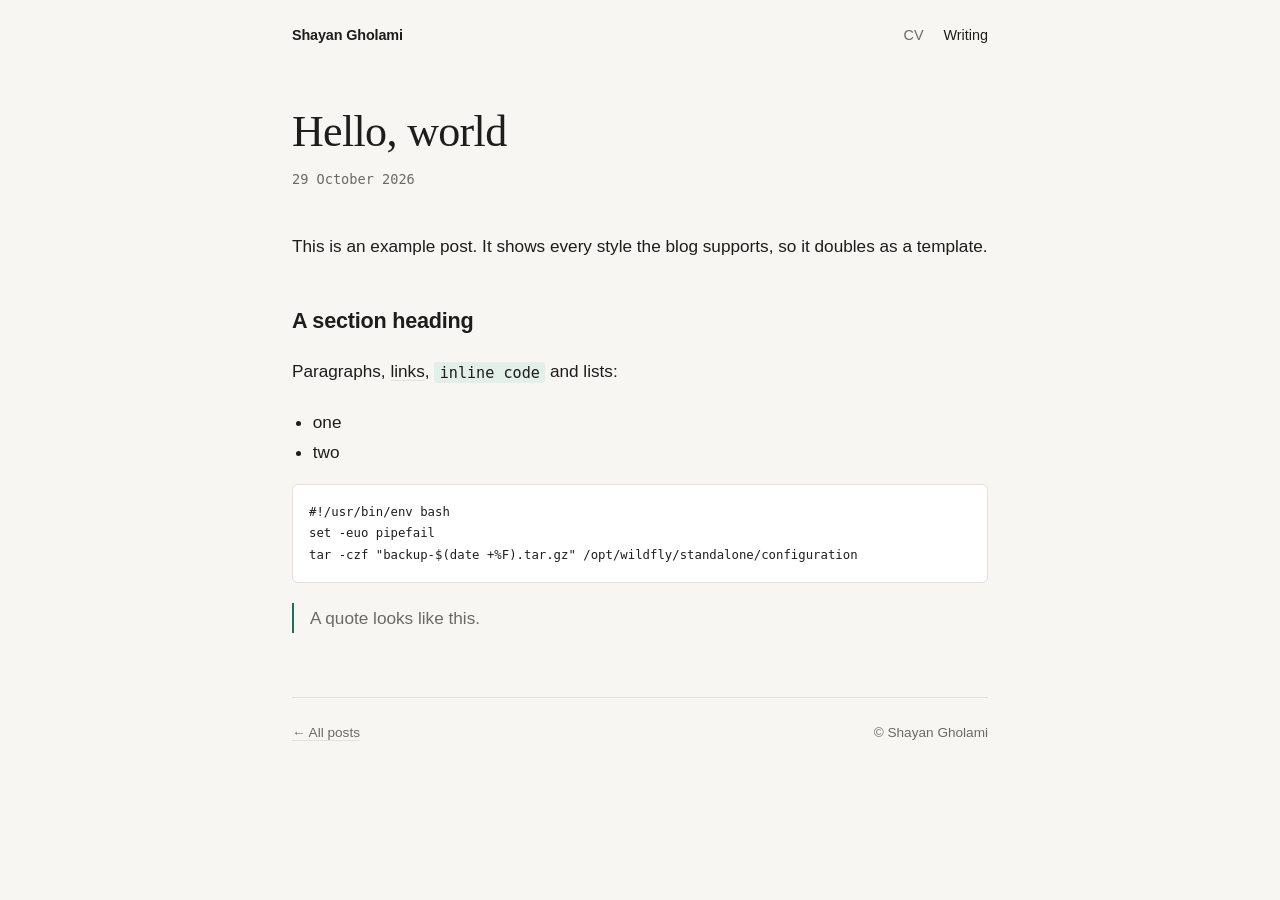
<file: blog/hello-world.html>
<!doctype html>
<!-- Post template: copy this file, rename it, change the title, date and body,
     then add a line for it in /blog/index.html. -->
<html lang="en">
<head>
  <meta charset="utf-8">
  <meta name="viewport" content="width=device-width, initial-scale=1">
  <title>Hello, world · Shayan Gholami</title>
  <meta name="description" content="First post.">
  <meta name="color-scheme" content="light dark">
  <link rel="icon" href="../img/favicon.ico" sizes="any">
  <link rel="stylesheet" href="../css/style.css">
</head>
<body>

  <div class="wrap">
    <header class="site-header">
      <a class="home" href="../index.html">Shayan Gholami</a>
      <nav class="site-nav" aria-label="Main">
        <a href="../index.html">CV</a>
        <a href="index.html" aria-current="page">Writing</a>
      </nav>
    </header>

    <main>
      <article class="post">
        <header>
          <h1>Hello, world</h1>
          <time datetime="2026-10-29">29 October 2026</time>
        </header>

        <div class="prose">
          <p>This is an example post. It shows every style the blog supports, so it doubles as a template.</p>

          <h2>A section heading</h2>
          <p>Paragraphs, <a href="#">links</a>, <code>inline code</code> and lists:</p>
          <ul>
            <li>one</li>
            <li>two</li>
          </ul>

          <pre><code>#!/usr/bin/env bash
set -euo pipefail
tar -czf "backup-$(date +%F).tar.gz" /opt/wildfly/standalone/configuration</code></pre>

          <blockquote>A quote looks like this.</blockquote>
        </div>
      </article>
    </main>

    <footer class="site-footer">
      <a href="index.html">← All posts</a>
      <span>© Shayan Gholami</span>
    </footer>
  </div>

</body>
</html>
</file>
<file: css/style.css>
/* ----------------------------------------------------------------------------
   Shayan Gholami — site styles
   One stylesheet for every page (cv, blog index, posts). No frameworks.
---------------------------------------------------------------------------- */

:root {
  --bg: #f7f6f2;
  --surface: #ffffff;
  --text: #1d1d1b;
  --muted: #6b6a65;
  --line: #e4e2da;
  --accent: #1f6f5c;
  --accent-soft: #e3efe9;

  --sans: ui-sans-serif, -apple-system, BlinkMacSystemFont, "Segoe UI", Roboto, "Helvetica Neue", Arial, sans-serif;
  --serif: "Iowan Old Style", "Palatino Linotype", Palatino, Georgia, serif;
  --mono: ui-monospace, "SF Mono", Menlo, Consolas, monospace;

  --measure: 46rem;
  --gutter: 1.25rem;
}

@media (prefers-color-scheme: dark) {
  :root {
    --bg: #151614;
    --surface: #1c1d1b;
    --text: #e8e6df;
    --muted: #9a988f;
    --line: #2d2e2b;
    --accent: #6cc3a7;
    --accent-soft: #1f2e29;
  }
}

/* Persian page: system fonts with Arabic-script coverage, no serif/mono swaps,
   and slightly more line height for the taller script. */
:root:lang(fa) {
  --sans: system-ui, -apple-system, "Segoe UI", Tahoma, "Noto Sans Arabic", sans-serif;
  --serif: var(--sans);
}
:lang(fa) body { line-height: 1.85; }
:lang(fa) h1 { font-weight: 700; letter-spacing: 0; }
:lang(fa) h2 { letter-spacing: 0; font-size: 0.85rem; }
:lang(fa) .entry .when, :lang(fa) .entry time { font-family: var(--sans); font-size: 0.85rem; }
:lang(fa) .now { letter-spacing: 0; }
:lang(fa) .stats strong { font-weight: 700; }
[dir="ltr"] { unicode-bidi: isolate; }
[dir="rtl"] .tech[dir="ltr"] { text-align: right; }

/* Reset ------------------------------------------------------------------- */

*, *::before, *::after { box-sizing: border-box; }
* { margin: 0; }
img { display: block; max-width: 100%; height: auto; }

html { -webkit-text-size-adjust: 100%; }

body {
  background: var(--bg);
  color: var(--text);
  font: 400 1rem/1.65 var(--sans);
  -webkit-font-smoothing: antialiased;
  text-rendering: optimizeLegibility;
}

a {
  color: inherit;
  text-decoration: underline;
  text-decoration-color: var(--line);
  text-underline-offset: 0.2em;
  transition: text-decoration-color 0.15s;
}
a:hover { text-decoration-color: var(--accent); }

:focus-visible {
  outline: 2px solid var(--accent);
  outline-offset: 3px;
  border-radius: 2px;
}

::selection { background: var(--accent-soft); }

/* Layout ------------------------------------------------------------------ */

.wrap {
  max-width: var(--measure);
  margin-inline: auto;
  padding-inline: var(--gutter);
}

.site-header {
  display: flex;
  justify-content: space-between;
  align-items: center;
  gap: 1rem;
  padding-block: 1.5rem;
  font-size: 0.9rem;
}

.site-header .home {
  font-weight: 600;
  text-decoration: none;
  letter-spacing: -0.01em;
}

.site-nav { display: flex; gap: 1.25rem; }
.site-nav a { color: var(--muted); text-decoration: none; }
.site-nav a:hover,
.site-nav a[aria-current="page"] { color: var(--text); }

main { padding-block: 2rem 4rem; }
.wrap > main:first-child { padding-top: 4rem; } /* pages without a header */

.site-footer {
  border-top: 1px solid var(--line);
  padding-block: 1.5rem 3rem;
  color: var(--muted);
  font-size: 0.85rem;
  display: flex;
  flex-wrap: wrap;
  justify-content: space-between;
  gap: 0.5rem;
}

/* Typography -------------------------------------------------------------- */

h1, h2, h3 { line-height: 1.25; font-weight: 600; }

h1 {
  font-family: var(--serif);
  font-size: clamp(2rem, 5vw, 2.75rem);
  font-weight: 500;
  letter-spacing: -0.015em;
}

h2 {
  font-size: 0.75rem;
  text-transform: uppercase;
  letter-spacing: 0.12em;
  color: var(--muted);
  margin-bottom: 1.25rem;
}

h3 { font-size: 1.05rem; }

p + p { margin-top: 1em; }

h1, h2, h3 { text-wrap: balance; }
p, li { text-wrap: pretty; }

.muted { color: var(--muted); }

/* Intro ------------------------------------------------------------------- */

.intro {
  display: grid;
  grid-template-columns: auto 1fr;
  gap: 1.75rem;
  align-items: center;
  margin-bottom: 3.5rem;
}

.avatar {
  width: 112px;
  height: 112px;
  border-radius: 50%;
  object-fit: cover;
  object-position: 50% 30%;
  background: var(--line);
}

.role {
  margin-top: 0.35rem;
  font-size: 1.05rem;
  color: var(--muted);
}

.contact {
  list-style: none;
  padding: 0;
  display: flex;
  flex-wrap: wrap;
  gap: 0.25rem 1.25rem;
  margin-top: 0.9rem;
  font-size: 0.9rem;
}
.contact li { display: inline-flex; align-items: center; gap: 0.4rem; }
.contact svg {
  width: 14px;
  height: 14px;
  flex: none;
  fill: none;
  stroke: var(--muted);
  stroke-width: 1.4;
  stroke-linecap: round;
  stroke-linejoin: round;
}

.summary {
  font-size: 1.1rem;
  max-width: 40rem;
  margin-bottom: 2.5rem;
}

strong { font-weight: 600; }

/* Four headline numbers under the summary. */
.stats {
  list-style: none;
  padding: 0;
  display: grid;
  grid-template-columns: repeat(4, 1fr);
  gap: 1.5rem;
  margin-bottom: 3.5rem;
  padding-block: 1.25rem;
  border-block: 1px solid var(--line);
  font-size: 0.85rem;
  line-height: 1.4;
  color: var(--muted);
}
.stats strong {
  display: block;
  margin-bottom: 0.2rem;
  font-family: var(--serif);
  font-size: 1.6rem;
  font-weight: 500;
  color: var(--text);
  letter-spacing: -0.01em;
}

/* Sections ---------------------------------------------------------------- */

section { margin-bottom: 3.5rem; }

/* A dated entry: date in the left column, content on the right.
   The content column carries a continuous timeline rail with a dot per entry. */
.entry {
  display: grid;
  grid-template-columns: 9.5rem 1fr;
  gap: 0.25rem 1.5rem;
}

.entry > div {
  position: relative;
  padding-block-end: 2rem;
  padding-inline-start: 1.5rem;
  border-inline-start: 1px solid var(--line);
}
.entry:last-child > div { padding-block-end: 0.5rem; }

.entry > div::before {
  content: "";
  position: absolute;
  inset-inline-start: -5px;
  top: 0.45rem;
  width: 9px;
  height: 9px;
  border-radius: 50%;
  background: var(--bg);
  border: 1.5px solid var(--muted);
  transition: border-color 0.2s, background-color 0.2s;
}
.entry:first-of-type > div::before {
  background: var(--accent);
  border-color: var(--accent);
  box-shadow: 0 0 0 4px var(--accent-soft);
}

.entry h3 { transition: color 0.2s; }

@media (hover: hover) {
  .entry:hover h3 { color: var(--accent); }
  .entry:hover > div::before { border-color: var(--accent); }
}

.entry time,
.entry .when {
  font-family: var(--mono);
  font-size: 0.8rem;
  color: var(--muted);
  padding-top: 0.2rem;
  white-space: nowrap;
}

.entry .org { font-weight: 400; }

.entry ul {
  margin-top: 0.5rem;
  padding-inline-start: 1.1rem;
  font-size: 0.96rem;
  line-height: 1.6;
}
.entry li + li { margin-top: 0.3rem; }
.entry li::marker { color: var(--accent); }

.entry p { margin-top: 0.25rem; }

.entry .tech {
  margin-top: 0.7rem;
  font-family: var(--mono);
  font-size: 0.78rem;
  line-height: 1.6;
  color: var(--muted);
}

.now {
  display: inline-block;
  margin-inline-start: 0.4rem;
  padding: 0 0.45rem;
  border-radius: 999px;
  background: var(--accent-soft);
  color: var(--accent);
  font-family: var(--sans);
  font-size: 0.7rem;
  font-weight: 600;
  letter-spacing: 0.04em;
  text-transform: uppercase;
  vertical-align: 1px;
}

/* Skills & languages ------------------------------------------------------ */

.columns {
  display: grid;
  grid-template-columns: repeat(auto-fit, minmax(14rem, 1fr));
  gap: 0 3rem;
}

/* Same left column as .entry so everything lines up. */
.skills {
  display: grid;
  grid-template-columns: 9.5rem 1fr;
  gap: 0.6rem 1.5rem;
}
.skills dt { font-weight: 600; font-size: 0.9rem; padding-top: 0.05rem; }

.pairs {
  display: grid;
  grid-template-columns: auto 1fr;
  gap: 0.4rem 1.5rem;
}
.pairs dd { color: var(--muted); }

.stack dt { font-weight: 600; }
.stack dd { color: var(--muted); font-size: 0.9rem; }
.stack dd + dt { margin-top: 0.6rem; }

/* Blog -------------------------------------------------------------------- */

.post-list { list-style: none; padding: 0; }
.post-list li {
  display: grid;
  grid-template-columns: 7rem 1fr;
  gap: 1.5rem;
  padding-block: 0.75rem;
  border-top: 1px solid var(--line);
}
.post-list time { font-family: var(--mono); font-size: 0.8rem; color: var(--muted); padding-top: 0.2rem; }

.post header { margin-bottom: 2.5rem; }
.post header time { display: block; margin-top: 0.6rem; font-family: var(--mono); font-size: 0.85rem; color: var(--muted); }

.prose { font-size: 1.075rem; line-height: 1.75; }
.prose > * + * { margin-top: 1.2em; }
.prose h2 {
  font-size: 1.35rem;
  text-transform: none;
  letter-spacing: -0.01em;
  color: var(--text);
  margin: 2.2em 0 0;
}
.prose ul, .prose ol { padding-inline-start: 1.3rem; }
.prose blockquote {
  border-inline-start: 2px solid var(--accent);
  padding-inline-start: 1rem;
  color: var(--muted);
}
.prose code {
  font-family: var(--mono);
  font-size: 0.88em;
  background: var(--accent-soft);
  padding: 0.1em 0.35em;
  border-radius: 3px;
}
.prose pre {
  background: var(--surface);
  border: 1px solid var(--line);
  border-radius: 6px;
  padding: 1rem;
  overflow-x: auto;
  font-size: 0.875rem;
  line-height: 1.55;
}
.prose pre code { background: none; padding: 0; }

/* Motion: CSS only, skipped for people who ask for less motion ------------- */

@media (prefers-reduced-motion: no-preference) {
  @keyframes rise {
    from { opacity: 0; transform: translateY(10px); }
  }

  /* The top of the page settles in once, in sequence. */
  .intro,
  .summary,
  .stats { animation: rise 0.6s cubic-bezier(0.2, 0.7, 0.2, 1) both; }
  .summary { animation-delay: 0.08s; }
  .stats { animation-delay: 0.16s; }

  /* Further down, entries rise as they scroll into view
     (browsers without scroll timelines just show them). */
  @supports (animation-timeline: view()) {
    .entry,
    .skills,
    .columns {
      animation: rise linear both;
      animation-timeline: view();
      animation-range: entry 0 entry 6rem;
    }
  }
}

/* Large screens: scale everything up a touch ------------------------------ */

@media (min-width: 1600px) {
  html { font-size: 112.5%; }
}

/* Small screens ----------------------------------------------------------- */

@media (max-width: 600px) {
  .intro { grid-template-columns: 1fr; gap: 1.25rem; }
  .avatar { width: 88px; height: 88px; }
  .entry,
  .skills,
  .post-list li { grid-template-columns: 1fr; gap: 0.15rem; }
  .skills dd + dt { margin-top: 0.6rem; }
  .stats { grid-template-columns: repeat(2, 1fr); }

  /* Dates stack above the content, so the rail moves to the whole entry. */
  .entry {
    position: relative;
    padding-block-end: 1.75rem;
    padding-inline-start: 1.25rem;
    border-inline-start: 1px solid var(--line);
  }
  .entry > div { position: static; padding: 0; border: 0; }
  .entry:last-child { padding-block-end: 0.5rem; }
}

/* Print: the CV should come out clean on paper / PDF ---------------------- */

@media print {
  :root {
    --bg: #fff;
    --surface: #fff;
    --text: #000;
    --muted: #444;
    --line: #ccc;
    --accent: #000;
    --accent-soft: #eee;
  }
  @page { margin: 12mm 14mm; }
  /* Everything is sized in rem, so shrinking the root scales the whole page. */
  html { font-size: 8pt; }
  body { line-height: 1.45; }
  h2 { margin-bottom: 0.6rem; }
  .wrap, .summary { max-width: none; padding: 0; }
  .entry { grid-template-columns: 9.5rem 1fr; gap: 0 1.25rem; }
  .entry ul { margin-top: 0.25rem; }
  .entry li + li { margin-top: 0.1rem; }
  .entry .tech { margin-top: 0.3rem; }
  .entry li, .entry h3 { break-inside: avoid; }
  .entry h3 { break-after: avoid; }
  .skills { grid-template-columns: 9.5rem 1fr; gap: 0.2rem 1.25rem; }
  .site-header, .site-footer, .no-print, .avatar { display: none; }
  .intro { grid-template-columns: 1fr; }
  .stats { padding-block: 0.6rem; }
  .stats strong { font-size: 1.25rem; }
  main { padding: 0; }
  section, .summary, .intro { margin-bottom: 1.25rem; }
  .entry > div { padding-block-end: 0.9rem; }
  *, *::before { animation: none !important; transition: none !important; }
  a { text-decoration: none; }
}
</file>
